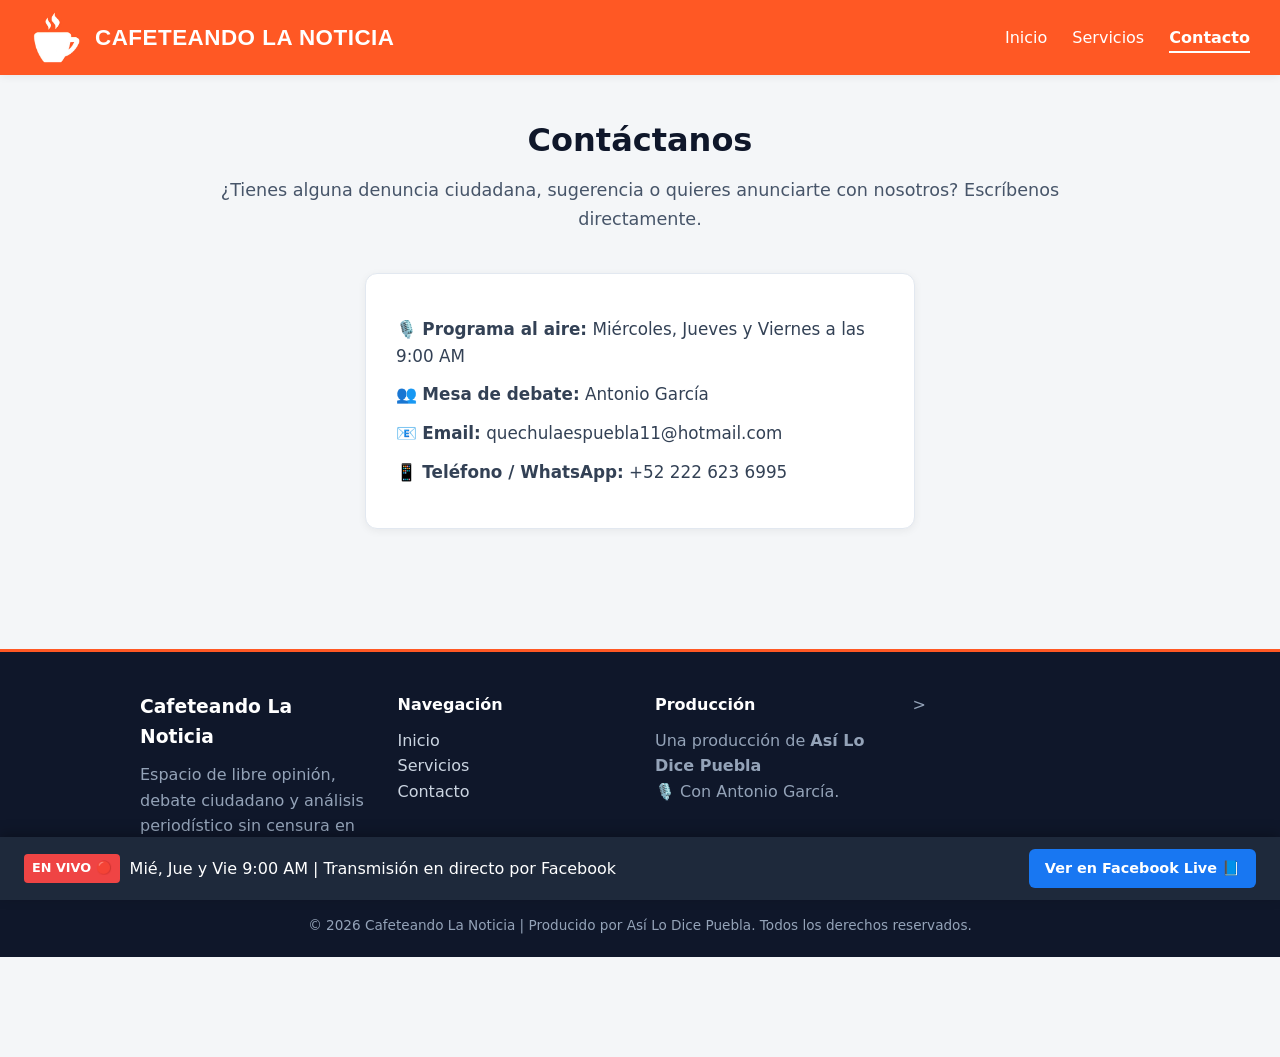
<file: contacto.html>
<!DOCTYPE html>
<html lang="es">
<head>
  <meta charset="UTF-8">
  <meta name="viewport" content="width=device-width, initial-scale=1.0">
  <title>Contacto - Cafeteando La Noticia</title>

  <!-- SEO Básico -->
  <meta name="description" content="Cafeteando La Noticia - Espacio de libre opinión, debate ciudadano, noticias y análisis periodístico sin censura en Puebla. Producido por Así Lo Dice Puebla.">
  <meta name="keywords" content="Noticias Puebla, Cafeteando La Noticia, Así Lo Dice Puebla, periodismo Puebla, gastronomía Puebla, APREPSAC, Toño García">
  <meta name="author" content="Cafeteando La Noticia">
  <meta name="robots" content="index, follow">

  <!-- Open Graph / Facebook & WhatsApp -->
  <meta property="og:type" content="website">
  <meta property="og:site_name" content="Cafeteando La Noticia">
  <meta property="og:url" content="https://cafeteandola.com/">
  <meta property="og:title" content="Cafeteando La Noticia | Periodismo &amp; Opinión Sin Censura en Puebla">
  <meta property="og:description" content="Portal informativo, análisis periodístico sin censura y recomendaciones gastronómicas. En vivo Miércoles, Jueves y Viernes a las 9:00 AM.">
  <meta property="og:image" content="https://cafeteandola.com/assets/taza.png">
  <meta property="og:image:width" content="1200">
  <meta property="og:image:height" content="630">
  <meta property="og:locale" content="es_MX">

  <!-- Tarjeta para Twitter / X -->
  <meta name="twitter:card" content="summary_large_image">
  <meta name="twitter:url" content="https://cafeteandola.com/">
  <meta name="twitter:title" content="Cafeteando La Noticia | Periodismo &amp; Opinión Sin Censura">
  <meta name="twitter:description" content="Espacio de libre opinión, debate ciudadano y análisis periodístico en Puebla.">
  <meta name="twitter:image" content="https://cafeteandola.com/assets/taza.png">
  <link rel="stylesheet" href="style.css">

  <!-- Favicon e Iconos Móviles -->
  <link rel="icon" type="image/png" href="assets/taza.png">
  <link rel="apple-touch-icon" href="assets/taza.png">
  <meta name="theme-color" content="#8b1e0f">
</head>
<body>

  <header class="navbar">
    <a href="index.html" class="brand">
      <img src="assets/taza.png" alt="Logotipo de Cafeteando La Noticia" class="logo">
      <span class="brand-name">Cafeteando La Noticia</span>
    </a>

    <nav class="nav-links">
      <a href="index.html">Inicio</a>
      <a href="servicios.html">Servicios</a>
      <a href="contacto.html" class="active">Contacto</a>
    </nav>
  </header>

<main class="content">
  <h1>Contáctanos</h1>
  <p>¿Tienes alguna denuncia ciudadana, sugerencia o quieres anunciarte con nosotros? Escríbenos directamente.</p>

 <div class="contact-info">
  <p>🎙️ <strong>Programa al aire:</strong> Miércoles, Jueves y Viernes a las 9:00 AM</p>
  <p>👥 <strong>Mesa de debate:</strong> Antonio García</p> 
  <p>📧 <strong>Email:</strong> quechulaespuebla11@hotmail.com</p>
  <p>📱 <strong>Teléfono / WhatsApp:</strong> +52 222 623 6995</p>
</div>
</main>

<!-- PIE DE PÁGINA (FOOTER) -->
<footer class="site-footer">
  <div class="footer-content">
    <div class="footer-brand">
      <h3>Cafeteando La Noticia</h3>
      <p>Espacio de libre opinión, debate ciudadano y análisis periodístico sin censura en Puebla.</p>
    </div>

    <div class="footer-links">
      <h4>Navegación</h4>
      <ul>
        <li><a href="index.html">Inicio</a></li>
        <li><a href="servicios.html">Servicios</a></li>
        <li><a href="contacto.html">Contacto</a></li>
      </ul>
    </div>

     <div class="footer-credits">
  <h4>Producción</h4>
  <p>Una producción de <strong>Así Lo Dice Puebla</strong></p>
  <p>🎙️ Con Antonio García.</p>
</div>>
  </div>

  <div class="footer-bottom">
    <p>&copy; 2026 Cafeteando La Noticia | Producido por Así Lo Dice Puebla. Todos los derechos reservados.</p>
  </div>
</footer>

<!-- BARRA INFERIOR DE NAVEGACIÓN A FACEBOOK LIVE -->
<div class="audio-player-bar">
  <div class="player-info">
    <span class="live-badge">EN VIVO 🔴</span>
    <span class="track-title">Mié, Jue y Vie 9:00 AM | Transmisión en directo por Facebook</span>
  </div>
  <a href="https://www.facebook.com/reel/1499916438601010" target="_blank" class="fb-live-btn">
    Ver en Facebook Live 📘
  </a>
</div>

</body>
</html>
</file>
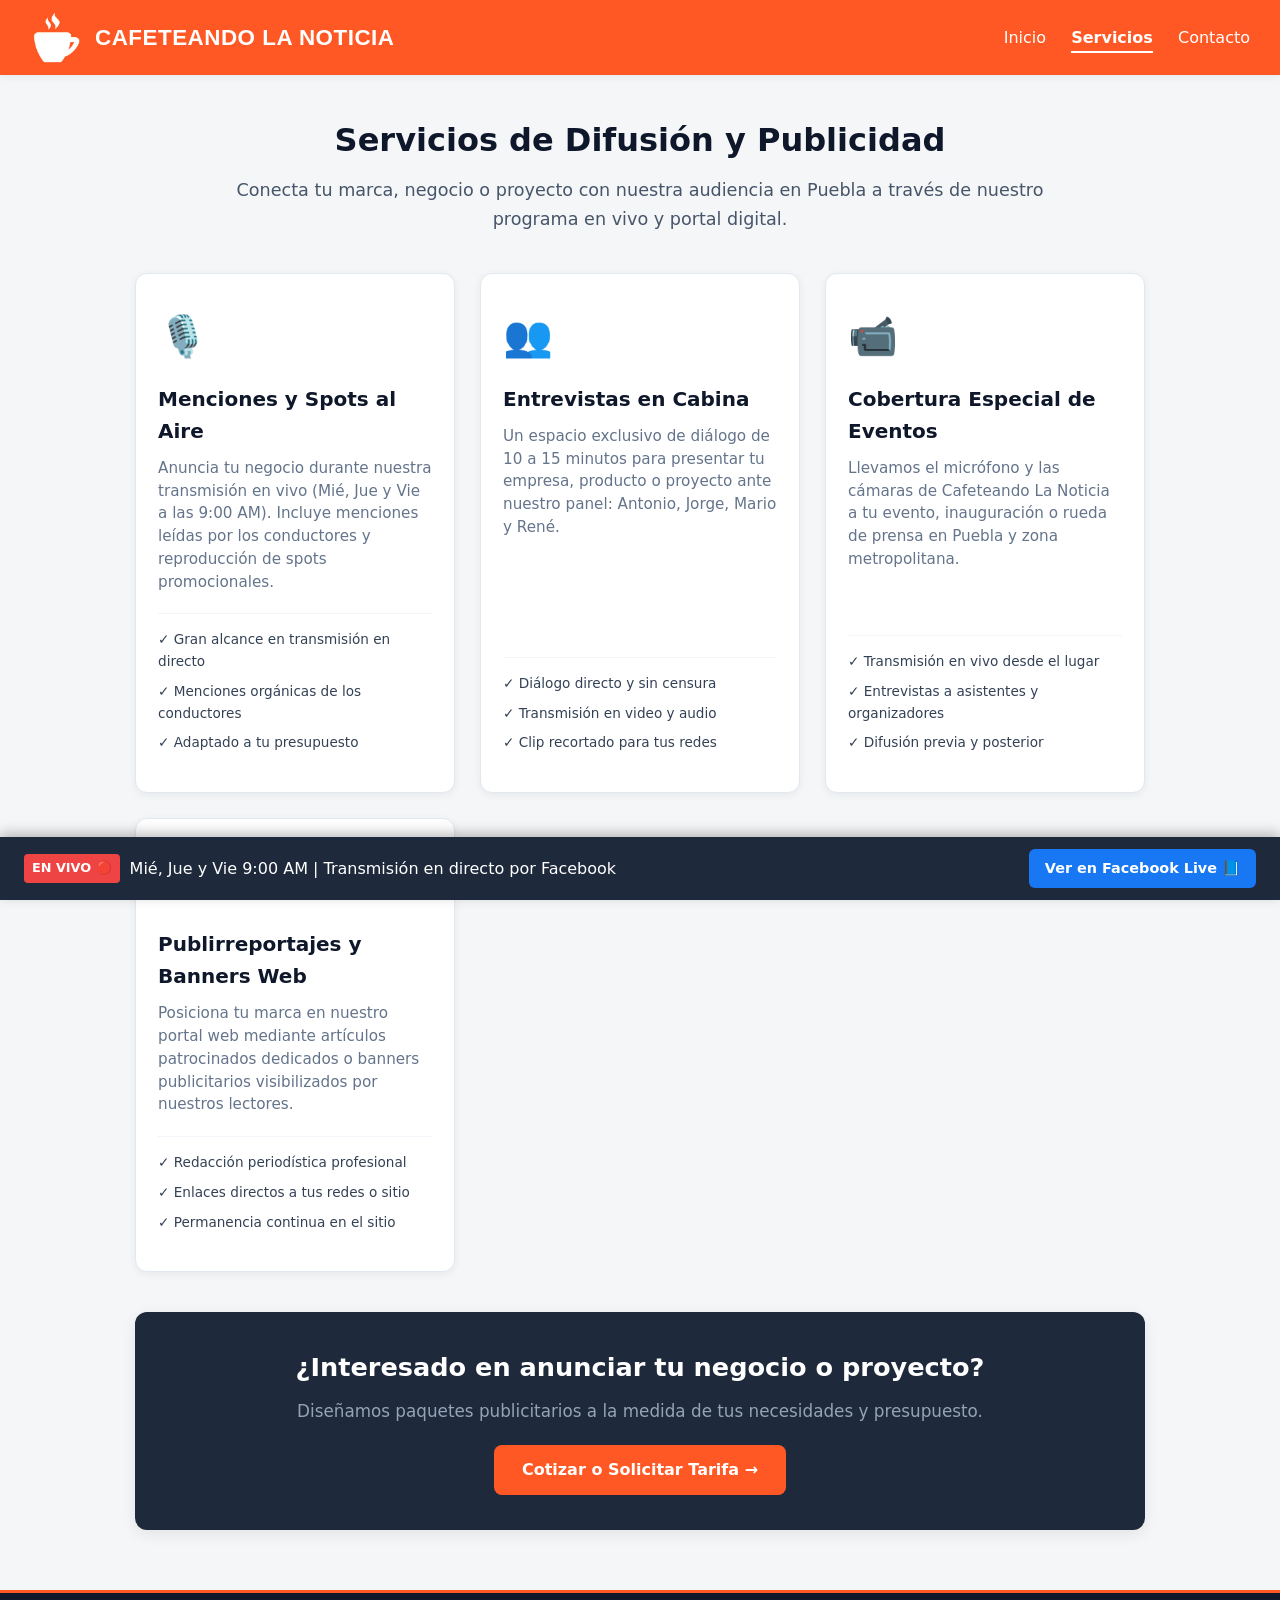
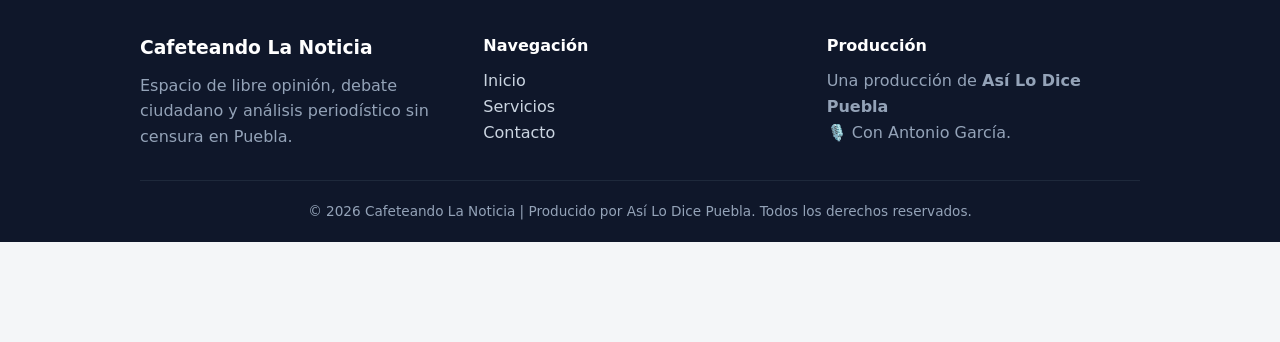
<file: servicios.html>
<!DOCTYPE html>
<html lang="es">
<head>
  <meta charset="UTF-8">
  <meta name="viewport" content="width=device-width, initial-scale=1.0">
  <title>Servicios y Publicidad - Cafeteando La Noticia</title>

  <!-- SEO Básico -->
  <meta name="description" content="Cafeteando La Noticia - Espacio de libre opinión, debate ciudadano, noticias y análisis periodístico sin censura en Puebla. Producido por Así Lo Dice Puebla.">
  <meta name="keywords" content="Noticias Puebla, Cafeteando La Noticia, Así Lo Dice Puebla, periodismo Puebla, gastronomía Puebla, APREPSAC, Toño García">
  <meta name="author" content="Cafeteando La Noticia">
  <meta name="robots" content="index, follow">

  <!-- Open Graph / Facebook & WhatsApp -->
  <meta property="og:type" content="website">
  <meta property="og:site_name" content="Cafeteando La Noticia">
  <meta property="og:url" content="https://cafeteandola.com/">
  <meta property="og:title" content="Cafeteando La Noticia | Periodismo &amp; Opinión Sin Censura en Puebla">
  <meta property="og:description" content="Portal informativo, análisis periodístico sin censura y recomendaciones gastronómicas. En vivo Miércoles, Jueves y Viernes a las 9:00 AM.">
  <meta property="og:image" content="https://cafeteandola.com/assets/taza.png">
  <meta property="og:image:width" content="1200">
  <meta property="og:image:height" content="630">
  <meta property="og:locale" content="es_MX">

  <!-- Tarjeta para Twitter / X -->
  <meta name="twitter:card" content="summary_large_image">
  <meta name="twitter:url" content="https://cafeteandola.com/">
  <meta name="twitter:title" content="Cafeteando La Noticia | Periodismo &amp; Opinión Sin Censura">
  <meta name="twitter:description" content="Espacio de libre opinión, debate ciudadano y análisis periodístico en Puebla.">
  <meta name="twitter:image" content="https://cafeteandola.com/assets/taza.png">
  <link rel="stylesheet" href="style.css">

  <!-- Favicon e Iconos Móviles -->
  <link rel="icon" type="image/png" href="assets/taza.png">
  <link rel="apple-touch-icon" href="assets/taza.png">
  <meta name="theme-color" content="#8b1e0f">
</head>
<body>

  <!-- ENCABEZADO -->
  <header class="navbar">
    <a href="index.html" class="brand">
      <img src="assets/taza.png" alt="Logotipo de Cafeteando La Noticia" class="logo">
      <span class="brand-name">Cafeteando La Noticia</span>
    </a>

    <nav class="nav-links">
      <a href="index.html">Inicio</a>
      <a href="servicios.html" class="active">Servicios</a>
      <a href="contacto.html">Contacto</a>
    </nav>
  </header>

  <!-- SECCIÓN PRINCIPAL DE SERVICIOS -->
  <main class="content">
    <h1>Servicios de Difusión y Publicidad</h1>
    <p>Conecta tu marca, negocio o proyecto con nuestra audiencia en Puebla a través de nuestro programa en vivo y portal digital.</p>
  </main>

  <!-- GRID DE SERVICIOS -->
  <section class="services-container">
    <div class="services-grid">
      
      <!-- SERVICIO 1 -->
      <div class="service-card">
        <div class="service-icon">🎙️</div>
        <h3>Menciones y Spots al Aire</h3>
        <p>Anuncia tu negocio durante nuestra transmisión en vivo (Mié, Jue y Vie a las 9:00 AM). Incluye menciones leídas por los conductores y reproducción de spots promocionales.</p>
        <ul class="service-features">
          <li>✓ Gran alcance en transmisión en directo</li>
          <li>✓ Menciones orgánicas de los conductores</li>
          <li>✓ Adaptado a tu presupuesto</li>
        </ul>
      </div>

      <!-- SERVICIO 2 -->
      <div class="service-card">
        <div class="service-icon">👥</div>
        <h3>Entrevistas en Cabina</h3>
        <p>Un espacio exclusivo de diálogo de 10 a 15 minutos para presentar tu empresa, producto o proyecto ante nuestro panel: Antonio, Jorge, Mario y René.</p>
        <ul class="service-features">
          <li>✓ Diálogo directo y sin censura</li>
          <li>✓ Transmisión en video y audio</li>
          <li>✓ Clip recortado para tus redes</li>
        </ul>
      </div>

      <!-- SERVICIO 3 -->
      <div class="service-card">
        <div class="service-icon">📹</div>
        <h3>Cobertura Especial de Eventos</h3>
        <p>Llevamos el micrófono y las cámaras de Cafeteando La Noticia a tu evento, inauguración o rueda de prensa en Puebla y zona metropolitana.</p>
        <ul class="service-features">
          <li>✓ Transmisión en vivo desde el lugar</li>
          <li>✓ Entrevistas a asistentes y organizadores</li>
          <li>✓ Difusión previa y posterior</li>
        </ul>
      </div>

      <!-- SERVICIO 4 -->
      <div class="service-card">
        <div class="service-icon">📰</div>
        <h3>Publirreportajes y Banners Web</h3>
        <p>Posiciona tu marca en nuestro portal web mediante artículos patrocinados dedicados o banners publicitarios visibilizados por nuestros lectores.</p>
        <ul class="service-features">
          <li>✓ Redacción periodística profesional</li>
          <li>✓ Enlaces directos a tus redes o sitio</li>
          <li>✓ Permanencia continua en el sitio</li>
        </ul>
      </div>

    </div>

    <!-- CAJA DE LLAMADO A COTIZAR -->
    <div class="cta-services-box">
      <h2>¿Interesado en anunciar tu negocio o proyecto?</h2>
      <p>Diseñamos paquetes publicitarios a la medida de tus necesidades y presupuesto.</p>
      <a href="contacto.html" class="cta-button">Cotizar o Solicitar Tarifa →</a>
    </div>
  </section>

  <!-- PIE DE PÁGINA (FOOTER) -->
<footer class="site-footer">
  <div class="footer-content">
    <div class="footer-brand">
      <h3>Cafeteando La Noticia</h3>
      <p>Espacio de libre opinión, debate ciudadano y análisis periodístico sin censura en Puebla.</p>
    </div>

    <div class="footer-links">
      <h4>Navegación</h4>
      <ul>
        <li><a href="index.html">Inicio</a></li>
        <li><a href="servicios.html">Servicios</a></li>
        <li><a href="contacto.html">Contacto</a></li>
      </ul>
    </div>

     <div class="footer-credits">
  <h4>Producción</h4>
  <p>Una producción de <strong>Así Lo Dice Puebla</strong></p>
  <p>🎙️ Con Antonio García.</p>
</div>
  </div>

  <div class="footer-bottom">
    <p>&copy; 2026 Cafeteando La Noticia | Producido por Así Lo Dice Puebla. Todos los derechos reservados.</p>
  </div>
</footer>

  <!-- BARRA INFERIOR DE TRANSMISIÓN -->
  <div class="audio-player-bar">
    <div class="player-info">
      <span class="live-badge">EN VIVO 🔴</span>
      <span class="track-title">Mié, Jue y Vie 9:00 AM | Transmisión en directo por Facebook</span>
    </div>
    <a href="https://www.facebook.com/quechulaespuebla11" target="_blank" class="fb-live-btn">
      Ver en Facebook Live 📘
    </a>
  </div>

</body>
</html>
</file>
<file: style.css>
/* ===================================================
   VARIABLES GLOBALES Y RESETEO
   =================================================== */
:root {
  --primary: #FF5824;
  --primary-hover: #e04717;
  --dark-bg: #0f172a;
  --dark-surface: #1e293b;
  --light-bg: #f4f6f8;
  --card-bg: #ffffff;
  --text-main: #1e293b;
  --text-muted: #64748b;
  --border-color: #e2e8f0;
  --shadow-sm: 0 2px 8px rgba(0,0,0,0.06);
  --shadow-md: 0 4px 15px rgba(0,0,0,0.08);
  --shadow-lg: 0 8px 24px rgba(0,0,0,0.12);
}

* {
  box-sizing: border-box;
  margin: 0;
  padding: 0;
}

body {
  font-family: 'Segoe UI', system-ui, -apple-system, sans-serif;
  color: var(--text-main);
  background-color: var(--light-bg);
  line-height: 1.6;
  padding-bottom: 100px; /* Evita que el reproductor fijo tape el contenido */
}

/* ===================================================
   ENCAEZADO Y NAVEGACIÓN (NAVBAR)
   =================================================== */
.navbar {
  display: flex;
  justify-content: space-between;
  align-items: center;
  background-color: var(--primary);
  padding: 12px 30px;
  box-shadow: var(--shadow-sm);
}

.brand {
  display: flex;
  align-items: center;
  gap: 15px;
  text-decoration: none;
}

.logo {
  width: 50px;
  height: auto;
  border-radius: 6px;
}

.brand-name {
  font-family: 'Futura-Bold', 'Futura', 'Trebuchet MS', sans-serif;
  font-weight: 700;
  font-size: 1.4rem;
  letter-spacing: 0.5px;
  text-transform: uppercase;
  color: #ffffff;
}

.nav-links a {
  color: #ffffff;
  text-decoration: none;
  margin-left: 20px;
  font-weight: 500;
  padding-bottom: 4px;
  transition: color 0.2s, border-color 0.2s;
}

.nav-links a:hover {
  color: var(--dark-bg);
}

.nav-links a.active {
  font-weight: bold;
  border-bottom: 2px solid #ffffff;
}

/* ===================================================
   CONTENIDO PRINCIPAL Y TARJETAS DE NOTICIAS
   =================================================== */
.content {
  padding: 40px 20px 20px;
  text-align: center;
  max-width: 900px;
  margin: 0 auto;
}

.content h1 {
  margin-bottom: 10px;
  color: var(--dark-bg);
}

.content p {
  color: #475569;
  font-size: 1.1rem;
}

.news-grid {
  display: grid;
  grid-template-columns: repeat(auto-fit, minmax(300px, 1fr));
  gap: 25px;
  max-width: 1000px;
  margin: 20px auto 40px;
  padding: 0 20px;
}

.news-card {
  background: var(--card-bg);
  padding: 24px;
  border-radius: 12px;
  box-shadow: var(--shadow-sm);
  display: flex;
  flex-direction: column;
  justify-content: space-between;
  border: 1px solid var(--border-color);
  transition: transform 0.2s, box-shadow 0.2s;
}

.news-card:hover {
  transform: translateY(-4px);
  box-shadow: var(--shadow-md);
}

.news-card h3 {
  margin: 12px 0 8px;
  color: var(--dark-bg);
  font-size: 1.25rem;
}

.news-card p {
  color: var(--text-muted);
  font-size: 0.95rem;
  margin-bottom: 16px;
  line-height: 1.5;
}

.news-card a {
  color: var(--primary);
  text-decoration: none;
  font-weight: bold;
}

.news-card a:hover {
  text-decoration: underline;
}

/* Etiquetas / Tags */
.tag {
  display: inline-block;
  align-self: flex-start;
  padding: 4px 10px;
  border-radius: 4px;
  font-size: 0.75rem;
  font-weight: bold;
  color: #ffffff;
  text-transform: uppercase;
}

.tag.opinion { background-color: #8b5cf6; }
.tag.nacional { background-color: #059669; }

/* ===================================================
   PLANTILLA DE NOTA INDIVIDUAL (nota.html)
   =================================================== */
.article-container {
  max-width: 820px;
  margin: 30px auto 40px;
  padding: 0 20px;
}

.back-link {
  display: inline-block;
  color: var(--primary);
  text-decoration: none;
  font-weight: bold;
  margin-bottom: 20px;
  transition: opacity 0.2s;
}

.back-link:hover {
  opacity: 0.8;
}

.article-header {
  background: var(--card-bg);
  padding: 24px;
  border-radius: 12px 12px 0 0;
  border: 1px solid var(--border-color);
  border-bottom: none;
}

.article-header h1 {
  font-size: 2.1rem;
  color: var(--dark-bg);
  margin: 14px 0;
  line-height: 1.3;
}

.article-meta {
  display: flex;
  flex-wrap: wrap;
  gap: 15px;
  color: var(--text-muted);
  font-size: 0.9rem;
  padding-bottom: 15px;
  border-bottom: 1px solid var(--border-color);
}

.featured-image-box {
  background: var(--card-bg);
  padding: 0 24px;
  border-left: 1px solid var(--border-color);
  border-right: 1px solid var(--border-color);
}

.featured-image {
  width: 100%;
  height: auto;
  max-height: 480px;
  object-fit: cover;
  border-radius: 10px;
  box-shadow: var(--shadow-sm);
}

.image-caption {
  display: block;
  font-size: 0.85rem;
  color: var(--text-muted);
  margin-top: 8px;
  text-align: center;
  font-style: italic;
}

.article-body {
  background: var(--card-bg);
  padding: 24px;
  border-radius: 0 0 12px 12px;
  border: 1px solid var(--border-color);
  border-top: none;
  font-size: 1.1rem;
  line-height: 1.8;
  color: #334155;
}

.article-body p {
  margin-bottom: 20px;
}

/* Caja de recomendaciones / destacados en las notas */
.recommendation-box {
  background-color: #fff3ed;
  border-left: 4px solid var(--primary);
  padding: 18px 20px;
  border-radius: 0 8px 8px 0;
  margin: 25px 0;
}

.recommendation-box h3 {
  color: #c23300;
  font-size: 1.1rem;
  margin-bottom: 8px;
}

.recommendation-box ul {
  list-style-type: none;
  padding-left: 0;
}

.recommendation-box li {
  margin-bottom: 8px;
  position: relative;
  padding-left: 1.5rem;
  font-size: 1rem;
}

.recommendation-box li::before {
  content: "📌";
  position: absolute;
  left: 0;
}

/* ===================================================
   SECCIÓN DE COMENTARIOS
   =================================================== */
.comments-section {
  background: var(--card-bg);
  padding: 30px;
  border-radius: 12px;
  box-shadow: var(--shadow-sm);
  border: 1px solid var(--border-color);
  margin-top: 30px;
}

.comments-section h3 {
  font-size: 1.4rem;
  color: var(--dark-bg);
  margin-bottom: 6px;
}

.comments-intro {
  color: var(--text-muted);
  font-size: 0.95rem;
  margin-bottom: 24px;
}

.comment-form {
  display: flex;
  flex-direction: column;
  gap: 15px;
  margin-bottom: 30px;
  padding-bottom: 25px;
  border-bottom: 1px solid var(--border-color);
}

.form-row {
  display: flex;
  gap: 15px;
}

.form-input, .form-textarea {
  width: 100%;
  padding: 12px 16px;
  border: 1px solid #cbd5e1;
  border-radius: 8px;
  font-size: 0.95rem;
  font-family: inherit;
  outline: none;
  transition: border-color 0.2s;
}

.form-input:focus, .form-textarea:focus {
  border-color: var(--primary);
}

.submit-btn {
  align-self: flex-start;
  background-color: var(--primary);
  color: #ffffff;
  border: none;
  padding: 12px 24px;
  border-radius: 8px;
  font-weight: bold;
  font-size: 1rem;
  cursor: pointer;
  transition: background-color 0.2s;
}

.submit-btn:hover {
  background-color: var(--primary-hover);
}

/* ===================================================
   COMPONENTES ADICIONALES (REPRODUCTOR FIJO & FOOTER)
   =================================================== */
.audio-player-bar {
  position: fixed;
  bottom: 0;
  left: 0;
  width: 100%;
  background-color: var(--dark-surface);
  color: #fff;
  padding: 12px 24px;
  display: flex;
  justify-content: space-between;
  align-items: center;
  box-shadow: 0 -4px 12px rgba(0,0,0,0.25);
  z-index: 1000;
}

.player-info {
  display: flex;
  align-items: center;
  gap: 10px;
}

.live-badge {
  background-color: #ef4444;
  font-weight: bold;
  padding: 4px 8px;
  border-radius: 4px;
  font-size: 0.8rem;
}

.fb-live-btn {
  background-color: #1877f2;
  color: #ffffff;
  padding: 8px 16px;
  border-radius: 6px;
  text-decoration: none;
  font-weight: bold;
  font-size: 0.9rem;
}

.site-footer {
  background-color: var(--dark-bg);
  color: #94a3b8;
  padding: 40px 20px 20px;
  margin-top: 60px;
  border-top: 3px solid var(--primary);
}

.footer-content {
  max-width: 1000px;
  margin: 0 auto;
  display: grid;
  grid-template-columns: repeat(auto-fit, minmax(220px, 1fr));
  gap: 30px;
  padding-bottom: 30px;
  border-bottom: 1px solid var(--dark-surface);
}

.footer-brand h3, .footer-links h4, .footer-credits h4 {
  color: #ffffff;
  margin-bottom: 10px;
}

.footer-links ul { list-style: none; }
.footer-links a { color: #cbd5e1; text-decoration: none; }
.footer-links a:hover { color: var(--primary); }
.footer-bottom { text-align: center; padding-top: 20px; font-size: 0.85rem; }

/* Adaptabilidad para teléfonos */
@media (max-width: 650px) {
  .form-row { flex-direction: column; }
  .article-header h1 { font-size: 1.6rem; }
  .navbar { flex-direction: column; gap: 10px; }
  .nav-links a { margin: 0 8px; }
}

/* ===================================================
   SECCIÓN DESTACADA: FORO DE CAPACITACIÓN (SECTOR SALUD)
   =================================================== */

.event-banner-section {
  max-width: 1050px;
  margin: 35px auto;
  padding: 0 20px;
}

.event-card {
  background: #ffffff;
  border: 2px solid var(--primary);
  border-radius: 16px;
  padding: 30px;
  box-shadow: 0 10px 30px rgba(255, 88, 36, 0.12);
  position: relative;
}

.event-badge-tag {
  position: absolute;
  top: -15px;
  left: 30px;
  background-color: var(--primary);
  color: #ffffff;
  font-weight: bold;
  font-size: 0.85rem;
  padding: 6px 16px;
  border-radius: 20px;
  letter-spacing: 0.5px;
}

.event-content-grid {
  display: grid;
  grid-template-columns: 320px 1fr;
  gap: 30px;
  margin-top: 10px;
  align-items: start;
}

.event-poster {
  width: 100%;
  height: auto;
  border-radius: 12px;
  box-shadow: 0 4px 15px rgba(0,0,0,0.15);
  border: 1px solid var(--border-color);
}

.event-details h2 {
  font-size: 1.75rem;
  color: var(--dark-bg);
  line-height: 1.3;
  margin-bottom: 6px;
}

.event-organizer {
  color: var(--text-muted);
  font-size: 0.95rem;
  margin-bottom: 20px;
}

.event-meta-grid {
  display: grid;
  grid-template-columns: repeat(auto-fit, minmax(200px, 1fr));
  gap: 12px;
  background-color: #f8fafc;
  padding: 16px;
  border-radius: 10px;
  margin-bottom: 20px;
  border: 1px solid var(--border-color);
}

.meta-item {
  font-size: 0.95rem;
  color: #334155;
  display: flex;
  align-items: center;
  gap: 8px;
}

.meta-item.highlight {
  color: #c23300;
  font-weight: bold;
  grid-column: 1 / -1;
}

.event-agenda {
  margin-bottom: 20px;
}

.event-agenda h3 {
  font-size: 1.15rem;
  color: var(--dark-bg);
  margin-bottom: 12px;
  border-bottom: 2px solid #ffe6dc;
  padding-bottom: 4px;
}

.agenda-list {
  list-style: none;
  padding: 0;
}

.agenda-list li {
  display: flex;
  gap: 15px;
  margin-bottom: 12px;
  font-size: 0.95rem;
  color: #334155;
  align-items: flex-start;
}

.agenda-list .time {
  background-color: var(--dark-surface);
  color: #ffffff;
  padding: 3px 8px;
  border-radius: 4px;
  font-size: 0.8rem;
  font-weight: bold;
  white-space: nowrap;
  height: fit-content;
}

.event-menu-box {
  background-color: #fff3ed;
  border-left: 4px solid var(--primary);
  padding: 12px 16px;
  border-radius: 6px;
  font-size: 0.9rem;
  color: #475569;
  margin-bottom: 20px;
}

.event-cta-box {
  text-align: center;
}

.event-register-btn {
  display: inline-block;
  background-color: #25d366; /* Verde oficial de WhatsApp */
  color: #ffffff;
  font-weight: bold;
  font-size: 1.05rem;
  padding: 14px 28px;
  border-radius: 8px;
  text-decoration: none;
  box-shadow: 0 4px 12px rgba(37, 211, 102, 0.3);
  transition: background-color 0.2s, transform 0.2s;
}

.event-register-btn:hover {
  background-color: #1eb857;
  transform: translateY(-2px);
}

/* Responsivo en móviles para el cartel destacado */
@media (max-width: 850px) {
  .event-content-grid {
    grid-template-columns: 1fr;
  }
  .event-poster {
    max-width: 320px;
    margin: 0 auto;
    display: block;
  }
}

/* ===================================================
   SECCIÓN DE CONDUCTORES, REELS Y BADGE EN VIVO
   =================================================== */

/* Insignia de Horario EN VIVO al inicio */
.schedule-badge {
  display: inline-block;
  margin-top: 15px;
  background-color: #ffe6dc;
  color: #c23300;
  border: 1px solid #ffbca6;
  padding: 8px 16px;
  border-radius: 20px;
  font-size: 0.95rem;
  font-weight: bold;
}

/* Sección Conductores */
.hosts-section {
  max-width: 700px;
  margin: 30px auto;
  padding: 0 20px;
  text-align: center;
}

.hosts-section h2 {
  font-size: 1.8rem;
  color: var(--dark-bg);
}

.hosts-subtitle {
  color: var(--text-muted);
  font-size: 0.95rem;
  margin-bottom: 25px;
}

.hosts-grid {
  display: grid;
  grid-template-columns: repeat(auto-fit, minmax(170px, 1fr));
  gap: 20px;
}

.host-card {
  background-color: var(--card-bg);
  padding: 24px 15px;
  border-radius: 12px;
  box-shadow: var(--shadow-sm);
  display: flex;
  flex-direction: column;
  align-items: center;
  border: 1px solid var(--border-color);
  transition: transform 0.2s;
}

.host-card:hover {
  transform: translateY(-3px);
  border-color: var(--primary);
}

.host-avatar {
  width: 64px;
  height: 64px;
  background-color: var(--dark-surface);
  color: #ffffff;
  font-size: 1.2rem;
  font-weight: bold;
  border-radius: 50%;
  display: flex;
  align-items: center;
  justify-content: center;
  margin-bottom: 12px;
  border: 2px solid var(--primary);
}

.host-card h3 {
  font-size: 1.1rem;
  color: var(--dark-bg);
  margin-bottom: 4px;
}

.host-card span {
  font-size: 0.85rem;
  color: var(--text-muted);
  font-weight: 500;
}

/* Sección Reels / Facebook */
.reel-section {
  max-width: 800px;
  margin: 30px auto;
  padding: 0 20px;
  text-align: center;
}

.reel-section h2 {
  font-size: 1.5rem;
  color: var(--dark-bg);
  margin-bottom: 20px;
}

.facebook-reel-box {
  display: flex;
  justify-content: center;
  align-items: center;
  margin: 0 auto;
  padding: 10px;
  background: #ffffff;
  border-radius: 16px;
  max-width: 300px;
  box-shadow: var(--shadow-md);
}

.stream-note {
  margin-top: 12px;
  font-size: 0.9rem;
  color: var(--text-muted);
}

.stream-note a {
  color: var(--primary);
  font-weight: bold;
  text-decoration: none;
}

.stream-note a:hover {
  text-decoration: underline;
}

/* ===================================================
   ESTILOS PARA CONTACTO Y SERVICIOS (contacto.html & servicios.html)
   =================================================== */

/* Caja de contacto (contacto.html) */
.contact-info {
  background: var(--card-bg);
  padding: 30px;
  border-radius: 12px;
  max-width: 550px;
  margin: 40px auto;
  box-shadow: var(--shadow-sm);
  border: 1px solid var(--border-color);
  text-align: left;
}

.contact-info h2 {
  color: var(--dark-bg);
  margin-bottom: 15px;
  font-size: 1.5rem;
}

.contact-info p {
  margin: 12px 0;
  font-size: 1.05rem;
  color: #334155;
}

/* Grilla y tarjetas de servicios (servicios.html) */
.services-container {
  max-width: 1050px;
  margin: 20px auto 50px;
  padding: 0 20px;
}

.services-grid {
  display: grid;
  grid-template-columns: repeat(auto-fit, minmax(260px, 1fr));
  gap: 25px;
  margin-bottom: 40px;
}

.service-card {
  background-color: var(--card-bg);
  padding: 30px 22px;
  border-radius: 12px;
  box-shadow: var(--shadow-sm);
  border: 1px solid var(--border-color);
  display: flex;
  flex-direction: column;
  transition: transform 0.2s, border-color 0.2s;
}

.service-card:hover {
  transform: translateY(-4px);
  border-color: var(--primary);
  box-shadow: var(--shadow-md);
}

.service-icon {
  font-size: 2.5rem;
  margin-bottom: 15px;
}

.service-card h3 {
  font-size: 1.25rem;
  color: var(--dark-bg);
  margin-bottom: 10px;
}

.service-card p {
  color: var(--text-muted);
  font-size: 0.95rem;
  line-height: 1.5;
  margin-bottom: 20px;
  flex-grow: 1;
}

.service-features {
  list-style: none;
  padding: 0;
  border-top: 1px solid #f1f5f9;
  padding-top: 15px;
}

.service-features li {
  font-size: 0.85rem;
  color: #334155;
  margin-bottom: 8px;
  font-weight: 500;
}

/* Caja de Llamado a la Acción (CTA) */
.cta-services-box {
  background-color: var(--dark-surface);
  color: #ffffff;
  padding: 35px 25px;
  border-radius: 12px;
  text-align: center;
  box-shadow: var(--shadow-md);
}

.cta-services-box h2 {
  font-size: 1.6rem;
  margin-bottom: 10px;
}

.cta-services-box p {
  color: #94a3b8;
  font-size: 1.05rem;
  margin-bottom: 20px;
}

.cta-button {
  display: inline-block;
  background-color: var(--primary);
  color: #ffffff;
  padding: 12px 28px;
  border-radius: 8px;
  text-decoration: none;
  font-weight: bold;
  font-size: 1rem;
  transition: background-color 0.2s;
}

.cta-button:hover {
  background-color: var(--primary-hover);
}

/* Sección Productora (Así Lo Dice Puebla) */
.partner-section {
  max-width: 1000px;
  margin: 40px auto;
  padding: 0 20px;
}

.partner-card {
  background: linear-gradient(135deg, var(--dark-bg) 0%, var(--dark-surface) 100%);
  color: #ffffff;
  padding: 35px 30px;
  border-radius: 16px;
  text-align: center;
  box-shadow: var(--shadow-lg);
  border: 1px solid #334155;
}

.partner-tag {
  display: inline-block;
  background-color: var(--primary);
  color: #ffffff;
  font-size: 0.75rem;
  font-weight: bold;
  padding: 4px 12px;
  border-radius: 20px;
  letter-spacing: 1px;
  margin-bottom: 12px;
}

.partner-card h2 {
  font-size: 1.8rem;
  margin-bottom: 12px;
}

.partner-card h2 span {
  color: var(--primary);
}

.partner-card p {
  color: #cbd5e1;
  font-size: 1.05rem;
  max-width: 700px;
  margin: 0 auto 24px;
  line-height: 1.6;
}

.partner-btn {
  display: inline-block;
  background-color: #ffffff;
  color: var(--dark-bg);
  padding: 12px 24px;
  border-radius: 8px;
  text-decoration: none;
  font-weight: bold;
  font-size: 0.95rem;
  transition: background-color 0.2s, transform 0.2s;
}

.partner-btn:hover {
  background-color: #f1f5f9;
  transform: translateY(-2px);
}


/* ===================================================
   BOTONES DE COMPARTIR Y NOTAS RELACIONADAS
   =================================================== */

/* Barra de Compartir */
.share-container {
  display: flex;
  align-items: center;
  flex-wrap: wrap;
  gap: 10px;
  margin: 20px 0;
  padding: 12px 16px;
  background-color: #f8fafc;
  border-radius: 8px;
  border: 1px solid var(--border-color);
}

.share-label {
  font-weight: 600;
  font-size: 0.9rem;
  color: var(--dark-bg);
  margin-right: 5px;
}

.share-btn {
  display: inline-flex;
  align-items: center;
  gap: 6px;
  padding: 8px 14px;
  border-radius: 6px;
  color: #ffffff;
  text-decoration: none;
  font-size: 0.85rem;
  font-weight: 600;
  transition: opacity 0.2s, transform 0.2s;
}

.share-btn:hover {
  opacity: 0.9;
  transform: translateY(-1px);
}

.btn-wa { background-color: #25D366; }
.btn-fb { background-color: #1877F2; }

/* Tiempo de lectura */
.read-time-badge {
  background-color: #f1f5f9;
  color: var(--text-muted);
  font-size: 0.85rem;
  font-weight: 500;
  padding: 4px 10px;
  border-radius: 20px;
  display: inline-flex;
  align-items: center;
  gap: 4px;
}

/* Sección de Noticias Relacionadas */
.related-news-section {
  margin-top: 40px;
  padding-top: 25px;
  border-top: 2px dashed var(--border-color);
}

.related-news-section h3 {
  font-size: 1.3rem;
  color: var(--dark-bg);
  margin-bottom: 20px;
}

.related-grid {
  display: grid;
  grid-template-columns: repeat(auto-fit, minmax(220px, 1fr));
  gap: 20px;
}

.related-card {
  background: var(--card-bg);
  border: 1px solid var(--border-color);
  border-radius: 10px;
  overflow: hidden;
  text-decoration: none;
  color: inherit;
  transition: transform 0.2s, box-shadow 0.2s;
  display: flex;
  flex-direction: column;
}

.related-card:hover {
  transform: translateY(-3px);
  box-shadow: var(--shadow-md);
  border-color: var(--primary);
}

.related-card img {
  width: 100%;
  height: 130px;
  object-fit: cover;
}

.related-card-content {
  padding: 12px 15px;
  display: flex;
  flex-direction: column;
  justify-content: space-between;
  flex-grow: 1;
}

.related-card-content h4 {
  font-size: 0.95rem;
  color: var(--dark-bg);
  line-height: 1.4;
  margin-bottom: 8px;
}

.related-card-content span {
  font-size: 0.8rem;
  color: var(--primary);
  font-weight: bold;
}


/* ===================================================
   BARRA DE BÚSQUEDA Y FILTROS POR CATEGORÍA
   =================================================== */

.filter-section {
  max-width: 1050px;
  margin: 30px auto 10px;
  padding: 0 20px;
}

.search-box {
  position: relative;
  margin-bottom: 15px;
}

.search-input {
  width: 100%;
  padding: 12px 16px 12px 42px;
  border: 1px solid var(--border-color);
  border-radius: 8px;
  font-size: 0.95rem;
  background-color: #ffffff;
  color: var(--text-dark);
  transition: border-color 0.2s, box-shadow 0.2s;
}

.search-input:focus {
  outline: none;
  border-color: var(--primary);
  box-shadow: 0 0 0 3px rgba(139, 30, 15, 0.12);
}

.search-icon {
  position: absolute;
  left: 14px;
  top: 50%;
  transform: translateY(-50%);
  color: var(--text-muted);
  width: 18px;
  height: 18px;
  pointer-events: none;
}

.category-filters {
  display: flex;
  gap: 8px;
  flex-wrap: wrap;
  align-items: center;
}

.filter-btn {
  background: #ffffff;
  border: 1px solid var(--border-color);
  color: var(--text-dark);
  padding: 6px 14px;
  border-radius: 20px;
  font-size: 0.85rem;
  font-weight: 600;
  cursor: pointer;
  transition: all 0.2s ease;
}

.filter-btn:hover {
  background-color: #f1f5f9;
  border-color: #cbd5e1;
}

.filter-btn.active {
  background-color: var(--primary);
  color: #ffffff;
  border-color: var(--primary);
}

.no-results-msg {
  grid-column: 1 / -1;
  text-align: center;
  padding: 40px 20px;
  background: #ffffff;
  border-radius: 12px;
  border: 1px solid var(--border-color);
  color: var(--text-muted);
}


/* ===================================================
   BARRA DE PROGRESO DE LECTURA (UX)
   =================================================== */
.reading-progress-bar {
  position: fixed;
  top: 0;
  left: 0;
  height: 4px;
  background: linear-gradient(90deg, #8b1e0f, #d97706);
  width: 0%;
  z-index: 10000;
  transition: width 0.1s ease-out;
}

/* Contenedor responsivo 16:9 para videos de YouTube */
.video-container {
  position: relative;
  width: 100%;
  padding-bottom: 56.25%; /* Relación de aspecto 16:9 */
  height: 0;
  overflow: hidden;
  border-radius: 12px;
  background-color: #000000;
  box-shadow: var(--shadow-sm);
  margin-bottom: 8px;
}

.video-container iframe {
  position: absolute;
  top: 0;
  left: 0;
  width: 100%;
  height: 100%;
  border: 0;
}
</file>
